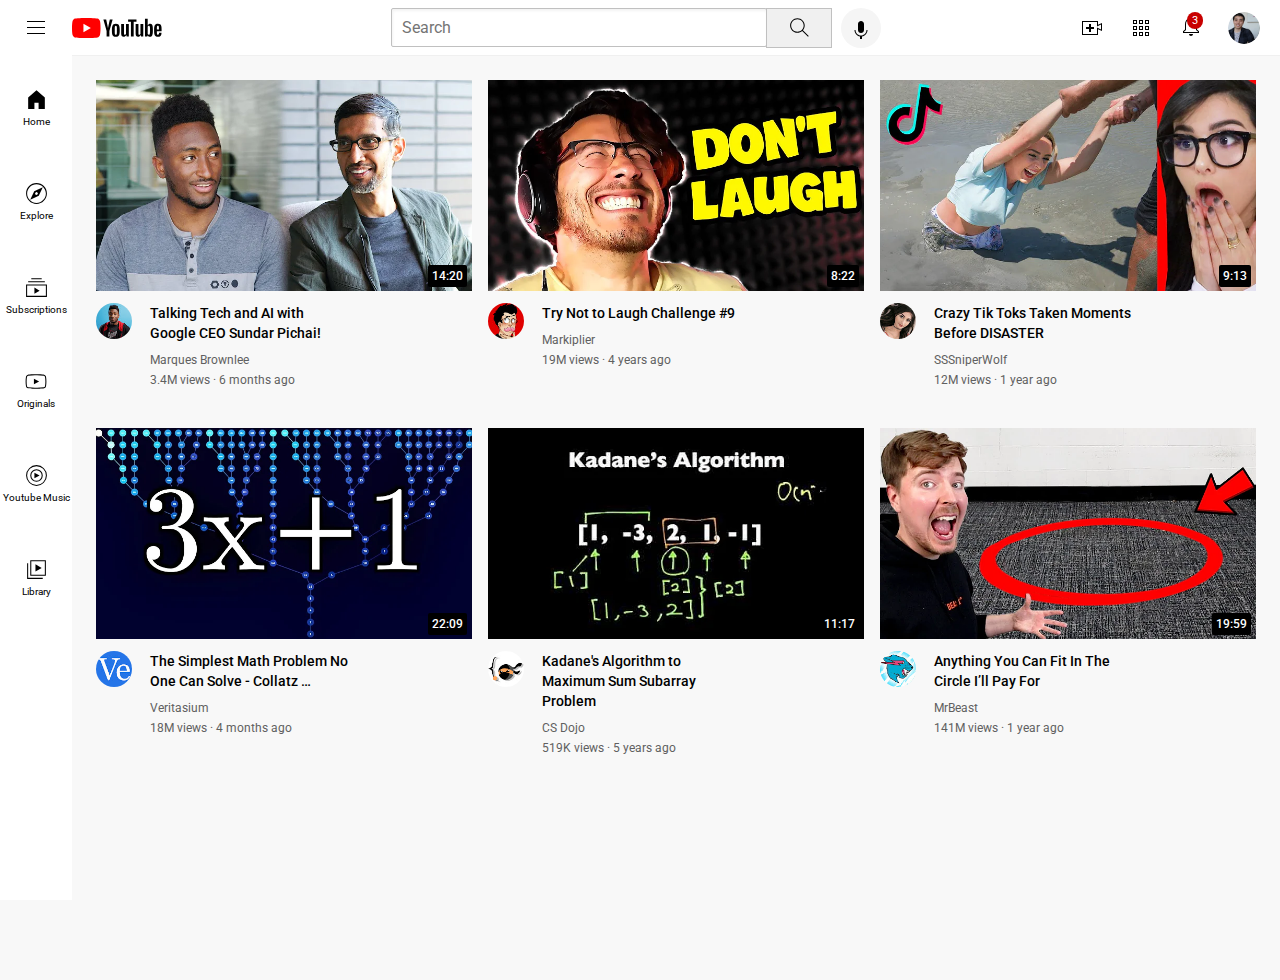
<file: index.html>
<!DOCTYPE html>
<html lang="en">
<head>
  <meta charset="UTF-8">
  <meta name="viewport" content="width=device-width, initial-scale=1.0">
  <title>Youtube.com clone</title>
  <link rel="preconnect" href="https://fonts.googleapis.com">
  <link rel="preconnect" href="https://fonts.gstatic.com" crossorigin>
  <link href="https://fonts.googleapis.com/css2?family=Roboto:ital,wght@0,100..900;1,100..900&display=swap" rel="stylesheet">

  <link rel="stylesheet" href="styles/general.css">
  <link rel="stylesheet" href="styles/header.css">
  <link rel="stylesheet" href="styles/video.css">
  <link rel="stylesheet" href="styles/sidebar.css">
</head>
<body>
    <div class="header">
      <div class="left-section">
        <img class="hamburger-menu" src="icons/hamburger-menu.svg" alt="">
        <img class="youtube-logo" src="icons/youtube-logo.svg" alt="">
      </div>
      <div class="middle-section">
        <input class="search-bar" type="text"     placeholder="Search">
        <button class="search-button">
          <img class="search-icon" src="icons/search.svg" alt="">
          <div class="tooltip">Search</div>
        </button>
        <button class="voice-search-button">
          <img class="voice-search-icon" src="icons/voice-search-icon.svg" alt="">
          <div class="tooltip">Search with your voice</div>
        </button>
      </div>
      <div class="right-section">
        <img class="upload-icon" src="icons/upload.svg" alt="">
        <img class="youtube-apps-icon" src="icons/youtube-apps.svg" alt="">
        <div class="notifications-icon-container">
          <img class="notifications-icon" src="icons/notifications.svg" alt="">
          <div class="notifications-count">3</div>
        </div>
        <img class="current-user-picture" src="channel-pictures/my-channel.jpeg" alt="">
      </div>
    </div>

    <div class="sidebar">
      <div class="sidebar-link">
        <img src="icons/home.svg" alt="">
        <div>Home</div>
      </div>
      <div class="sidebar-link">
        <img src="icons/explore.svg" alt="">
        <div>Explore</div>
      </div>
      <div class="sidebar-link">
        <img src="icons/subscriptions.svg" alt="">
        <div>Subscriptions</div>
      </div>
      <div class="sidebar-link">
        <img src="icons/originals.svg" alt="">
        <div>Originals</div>
      </div>
      <div class="sidebar-link">
        <img src="icons/youtube-music.svg" alt="">
        <div>Youtube Music</div>
      </div>
      <div class="sidebar-link">
        <img src="icons/library.svg" alt="">
        <div>Library</div>
      </div>
    </div>
    

    <div class="video-grid">
      <div class="video-preview">
    <div class="thumbnail-row">
      <img class="image" src="image.png">
      <div class="video-time">14:20</div>
    </div>



    <div>
      <div class="channel-picture">
        <img class="profile-picture" src="channel-pictures/channel-1.jpeg" alt="">
      </div>

      <div class="video-info">
        <p class="video-title">
          Talking Tech and AI with Google CEO Sundar Pichai!
        </p>
        <p class="video-author">
          Marques Brownlee
       </p>
        <p class="video-stats">
          3.4M views &#183; 6 months ago
        </p>
      </div>
    </div>
  </div>
  
  <div class="video-preview">
    <div class="thumbnail-row">
      <img class="image" src="thumbnail-2.webp">
      <div class="video-time">8:22</div>
    </div>
    <div>
      <div class="channel-picture">
        <img class="profile-picture" src="channel-pictures/channel-2.jpeg" alt="">
      </div>

      <div class="video-info">
        <p class="video-title">
          Try Not to Laugh Challenge #9
        </p>
        <p class="video-author">
          Markiplier
       </p>
        <p class="video-stats">
          19M views &#183; 4 years ago
        </p>
      </div>
    </div>
  </div>

  <div class="video-preview">
    <div class="thumbnail-row">
      <img class="image" src="into-to-html/thumbnail-3.webp">
      <div class="video-time">9:13</div>
    </div>
    <div>
      <div class="channel-picture">
        <img class="profile-picture" src="channel-pictures/channel-3.jpeg" alt="">
      </div>

      <div class="video-info">
        <p class="video-title">
          Crazy Tik Toks Taken Moments Before DISASTER
        </p>
        <p class="video-author">
          SSSniperWolf
       </p>
        <p class="video-stats">
          12M views &#183; 1 year ago
        </p>
      </div>
    </div>
  </div>
  
  <div class="video-preview">
    <div class="thumbnail-row">
      <img class="image" src="into-to-html/thumbnail-4.webp">
      <div class="video-time">22:09</div>
    </div>
    <div>
      <div class="channel-picture">
        <img class="profile-picture" src="channel-pictures/channel-4.jpeg" alt="">
      </div>

      <div class="video-info">
        <p class="video-title">
          The Simplest Math Problem No One Can Solve - Collatz &#8230;
        </p>
        <p class="video-author">
          Veritasium
       </p>
        <p class="video-stats">
          18M views &#183; 4 months ago
        </p>
      </div>
    </div>
  </div>

  <div class="video-preview">
    <div class="thumbnail-row">
      <img class="image" src="into-to-html/thumbnail-5.webp">
      <div class="video-time">11:17</div>
    </div>
    <div>
      <div class="channel-picture">
        <img class="profile-picture" src="channel-pictures/channel-5.jpeg" alt="">
      </div>

      <div class="video-info">
        <p class="video-title">
          Kadane's Algorithm to Maximum Sum Subarray Problem
        </p>
        <p class="video-author">
          CS Dojo
       </p>
        <p class="video-stats">
          519K views &#183; 5 years ago
        </p>
      </div>
    </div>
  </div>
  
  <div class="video-preview">
    <div class="thumbnail-row">
      <img class="image" src="into-to-html/thumbnail-6.webp">
      <div class="video-time">19:59</div>
    </div>
    <div>
      <div class="channel-picture">
        <img class="profile-picture" src="channel-pictures/channel-6.jpeg" alt="">
      </div>

      <div class="video-info">
        <p class="video-title">
          Anything You Can Fit In The Circle I’ll Pay For
        </p>
        <p class="video-author">
          MrBeast
       </p>
        <p class="video-stats">
          141M views &#183; 1 year ago
        </p>
      </div>
    </div>
  </div>
    </div>

  
</body>
</html>
</file>
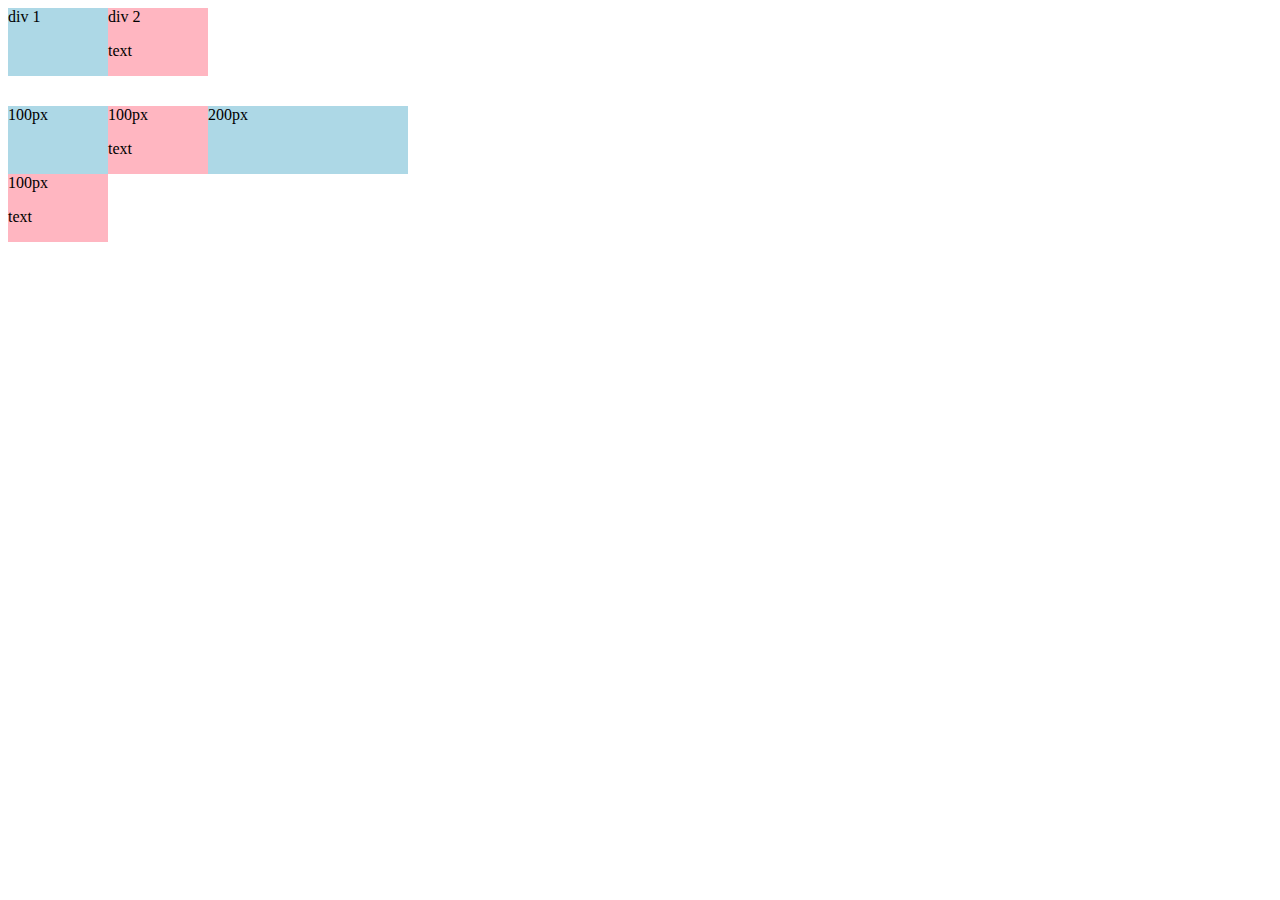
<file: grid.html>
<!DOCTYPE html>
<html lang="en">
<head>
  <meta charset="UTF-8">
  <meta name="viewport" content="width=device-width, initial-scale=1.0">
  <title>Grid Practice</title>
</head>
<body>
  <div style="
    display: grid;
    grid-template-columns: 100px 100px;">
    <div style="background-color: lightblue;">div 1</div>
    <div style="background-color: lightpink;">div 2 <p>text</p></div>
  </div>

  <div style="
    margin-top: 30px;
    display: grid;
    grid-template-columns: 100px 100px 200px;">

    <div style="background-color: lightblue;">100px</div>
    <div style="background-color: lightpink;">100px<p>text</p></div>
    <div style="background-color: lightblue;">200px</div>
    <div style="background-color: lightpink;">100px<p>text</p></div>
  </div>
  
  
</body>
</file>
<file: styles/general.css>
p {
      font-family: Roboto, sans-serif;
      margin-top: 0;
      margin-bottom: 0;
     }

     body {
      margin: 0;
      height: 100vh;
      padding-top: 80px;
      padding-left: 96px;
      padding-right: 24px;
      background-color: rgb(248, 248, 248);
     }
</file>
<file: styles/header.css>
.header {
  height: 55px;

  display: flex;
  justify-content: space-between;

  position: fixed;
  top: 0;
  left: 0;
  right: 0;
  background-color: white;
  border-bottom-width: 1px;
  border-bottom-style: solid;
  border-bottom-color: rgb(240, 240, 240);  
  z-index: 100; 

}

.sidebar {
  position: fixed;
  left: 0;
  bottom: 0;
  top: 55px;
  background-color: white;
  width: 72px;
}

.left-section {
  display: flex;
  align-items: center;
}

.middle-section {
  flex: 1;
  margin-left: 70px;
  margin-right: 30px;
  max-width: 500px;
  display: flex;
  align-items: center;
}

.search-bar {
  flex: 1;
  height: 35px;
  padding-left: 10px;
  font-size: 16px;
  border-width: 1px;
  border-style: solid;
  border-color: rgb(192, 192, 192);
  border-radius: 2px;
  box-shadow: inset 1px 2px 3px rgba(0, 0, 0, 0.05);
  width:0;
}

.search-icon {
  height: 25px;
  
}
.search-bar::placeholder {
  font-family: Roboto, Arial;
  font-size: 16px;
}

.search-button, .voice-search-button {
  height: 40px;
  width: 66px;
  background-color: rgb(240, 240, 240);
  border-width: 1px;
  border-style: solid;
  border-color:  rgb(192, 192, 192);
  margin-left: -1px;
  margin-right: 10px;
  position: relative;
  display: flex;
  justify-content: center;
  align-items: center;
  
}

.search-button .tooltip, .voice-search-button .tooltip {
  position: absolute;
  background-color: gray;
  color: white;
  padding-left: 8px;
  padding-right: 8px;
  padding-top: 4px;
  padding-bottom: 4px;
  font-family: Roboto, Arial;
  font-size: 12px;
  border-radius: 2px;
  bottom: -30px;
  opacity: 0;
  transition: opacity 0.15s;
  pointer-events: none;
  white-space: nowrap;
}

.search-button:hover .tooltip, .voice-search-button:hover .tooltip {
  opacity: 1;
}

.voice-search-icon {
  height: 24px;
  margin-top: 4px;
  
}

.upload-icon {
  height: 24px;
}

.youtube-apps-icon {
  height: 24px;
}

.notifications-icon {
  height:24px;
}

.notifications-icon-container {
  position: relative;
}

.notifications-count {
  position: absolute;
  top: -2px;
  right: 0;
  background-color: rgb(200, 0, 0);
  color: white;
  font-family: Roboto, Arial;
  font-size: 11px;
  padding-left: 5px;
  padding-right: 5px;
  padding-top: 2px;
  padding-bottom: 2px;
  border-radius: 10px;
}


.current-user-picture {
  height: 32px;
  border-radius: 16px;
}

.voice-search-button {
  height: 40px;
  width: 40px;
  border-radius: 20px;
  border: none;
  background-color: rgb(245, 245, 245);
}

.right-section {
  width: 180px;
  margin-right: 20px;
  display: flex;
  align-items: center;
  justify-content: space-between;
  flex-shrink: 0;
} 

.hamburger-menu {
  height: 24px;
  margin-left: 24px;
  margin-right: 24px;
}

.youtube-logo {
  height: 20px;
}
</file>
<file: styles/video.css>
.image {
      width: 100%;
     }



     .channel-picture {
      display: inline-block;
      width: 50px;
      vertical-align: top;
     }

     .video-info {
      display: inline-block;
      width: 200px;
     }

     .profile-picture {
      width: 36px;
      border-radius: 50px;
     }

     .video-title {
      margin-top: 0;
      font-size: 14px;
      font-weight: 500;
      line-height: 20px;
      margin-bottom: 10px;
     }

     .video-grid {
      display: grid;
      grid-template-columns: 1fr 1fr 1fr;
      column-gap: 16px;
      row-gap: 40px;
     }

     .voice-search-button {
      position: relative;
     }
/* 
     .voice-search-button .tooltip {
      position: absolute;
      opacity: 0;
      font-family: Roboto, Arial;
      font-size: 12px;
      background-color: gray;
      color: white;
     }

     .voice-search-button:hover .tooltip {
      opacity: 1; 
     } */

     .thumbnail-row {
      margin-bottom: 8px;
      position: relative;
     }

     .video-time {
      background-color: black;
      color:white;
      position: absolute;
      bottom: 8px;
      right: 5px;
      font-family: Roboto, Arial;
      font-size: 12px;
      font-weight: 500;
      padding-left: 4px;
      padding-right: 4px;
      padding-top: 4px;
      padding-bottom: 4px;
      border-radius: 2px;
     }

     

     .video-author {
      font-size: 12px;
      color: rgb(96, 96, 96);
      margin-bottom: 6px;
     }

     .video-stats {
      font-size: 12px;
      color: rgb(96, 96, 96);
     }
</file>
<file: styles/sidebar.css>
.sidebar {
  position:fixed;
  left: 0;
  bottom: 0;
  top: 55px;
  background-color: white;
  width: 72px;
  display: flex;
  flex-direction: column;
  align-items: center;
  z-index: 200;
  padding-top: 5px;
}

.sidebar-link {
  height: 94px;
  display: flex;
  flex-direction: column;
  justify-content: center;
  cursor: pointer;
}

.sidebar-link:hover {
  background-color: rgb(235, 235, 235);
}

.sidebar-link img {
  height: 25px;
  margin-bottom: 4px;
  
}

.sidebar-link div {
  font-family: Roboto, Arial;
  font-size: 10px;
}
</file>
